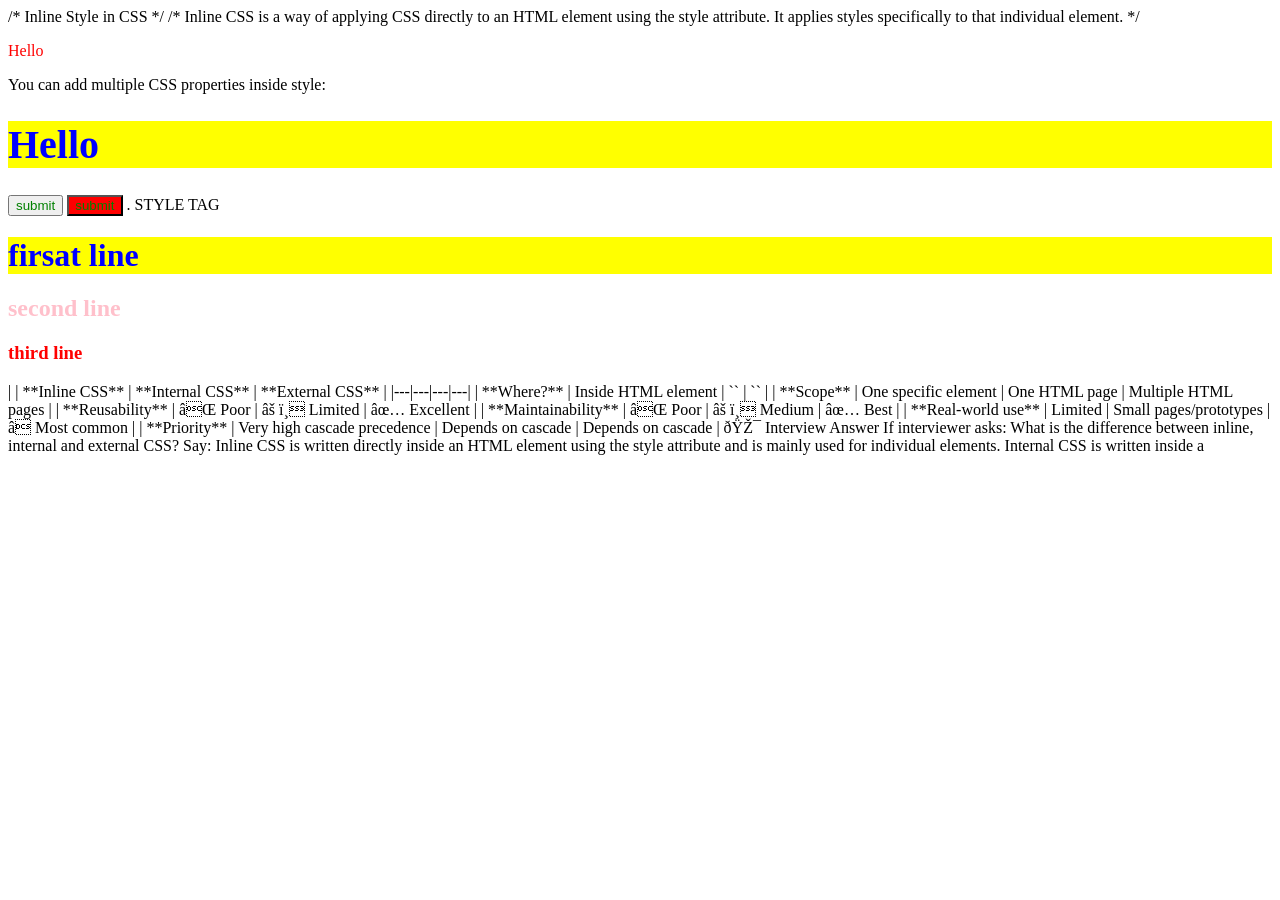
<file: css/basics.html>
<!DOCTYPE html>
<html lang="en">
<head>
    

    /* Inline Style in CSS */

/* Inline CSS is a way of applying CSS directly to an HTML element using the style attribute. 
It applies styles specifically to that individual element. */


<p style= "color : red" >  Hello </p>

You can add multiple CSS properties inside style:
<h1 style="color: blue; font-size: 40px;">
    Hello
</h1>

<button style = "color : green"> submit </button>
<button style = "color : green ;  background-color: red"> submit </button>

.
<!-- 🔥 Interview Questions
Q1. What is inline CSS?
Answer:
Inline CSS is CSS written directly inside an HTML element using the style attribute.
 It applies styles specifically to that element. -->

 STYLE TAG 
 
<h1> firsat line </h1>
<h2> second line </h2>
<h3> third line </h3>
 
 <style>
    h1 {
    color: blue
 }
 h2 {
    color: pink
 }
  h3 {
    color: red
 }
</style>

<style>
        h1 {
    color: blue;
    background-color: yellow;
}

</style>

<!-- Q6. Which is better: inline CSS or external CSS?
For most real-world projects:
External CSS is generally better because it provides:
- Reusability
- Maintainability
- Separation of concerns
- Easier large-scale styling
Example: -->

    <meta charset="UTF-8">
    <meta name="viewport" content="width=device-width, initial-scale=1.0">
    <title>Document</title>
</head>
<body>
    
</body>
</html>


| | **Inline CSS** | **Internal CSS** | **External CSS** |
|---|---|---|---|
| **Where?** | Inside HTML element | `<style>` inside HTML | Separate `.css` file |
| **Syntax** | `style=""` | `<style>...</style>` | `<link rel="stylesheet">` |
| **Scope** | One specific element | One HTML page | Multiple HTML pages |
| **Reusability** | ❌ Poor | ⚠️ Limited | ✅ Excellent |
| **Maintainability** | ❌ Poor | ⚠️ Medium | ✅ Best |
| **Real-world use** | Limited | Small pages/prototypes | ⭐ Most common |
| **Priority** | Very high cascade precedence | Depends on cascade | Depends on cascade |


🎯 Interview Answer
If interviewer asks:
What is the difference between inline, internal and external CSS?

Say:
Inline CSS is written directly inside an HTML element using the style attribute and 
is mainly used for individual elements. 
Internal CSS is written inside a <style> tag within an HTML document and applies to that page.
     External CSS is written in a separate .css file and linked using <link>, 
    making it more reusable and maintainable for larger applications.
</file>
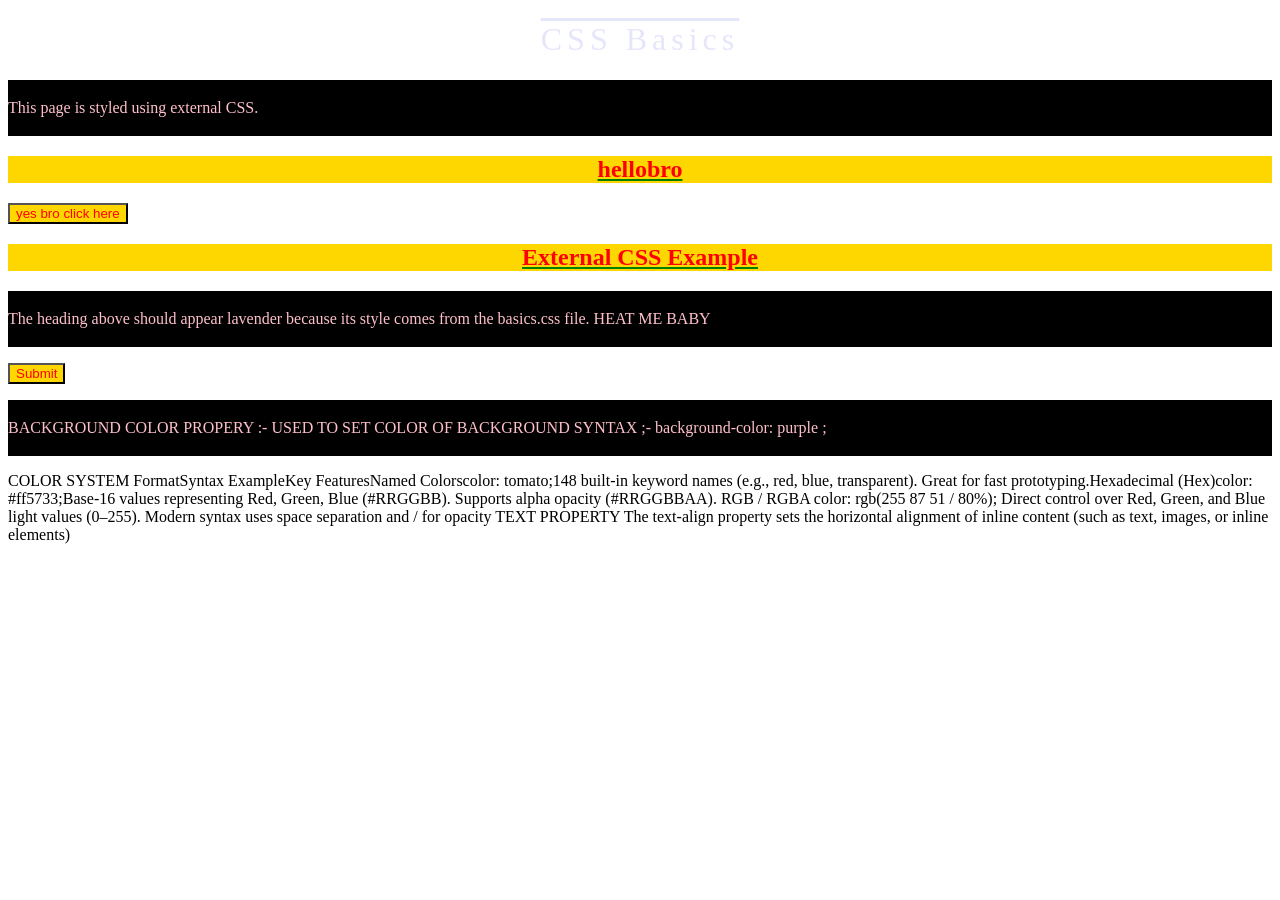
<file: css/yo.html>
<!DOCTYPE html>
<html lang="en">
<head>
    <meta charset="UTF-8">
    <meta name="viewport" content="width=device-width, initial-scale=1.0">

    <!-- External CSS file -->
    <link rel="stylesheet" href="basics.css">

    <title>CSS Basics</title>
</head>
<body>

    <header>
        <h1>CSS Basics</h1>
        <p>This page is styled using external CSS.</p>
        <h2> hellobro </h2>
         <!-- AB JAISE ISKO UNDERLINE KRNA HAI TOH TEXT THROUGH UNDERLINE HOGA  -->
        <button> yes bro click here </button>
    </header>

    <main>
        <h2>External CSS Example</h2> 
        <!-- SUPPOSE AB ISKO NORMAL FONT KRNA HAI TOH , FONT WEIGHT SE KENGE  -->

        <p>
            The heading above should appear lavender because its style
            comes from the basics.css file.
            HEAT ME BABY
        </p>

        <button class="submit-button">Submit</button>
    </main>
     <p>BACKGROUND  COLOR PROPERY :- USED TO SET COLOR OF BACKGROUND  

SYNTAX ;- background-color: purple ; </p>

</body>
</html>

COLOR SYSTEM

FormatSyntax ExampleKey FeaturesNamed Colorscolor: tomato;148 built-in keyword names (e.g., red, blue, transparent). Great for fast prototyping.Hexadecimal 
(Hex)color: #ff5733;Base-16 values representing Red, Green, Blue (#RRGGBB). Supports alpha opacity (#RRGGBBAA).

RGB / RGBA	color: rgb(255 87 51 / 80%);	Direct control over Red, Green,
         and Blue light values (0–255). Modern syntax uses space separation and / for opacity

         TEXT PROPERTY

The text-align property sets the horizontal alignment of inline content (such as text, images, or inline elements)
</file>
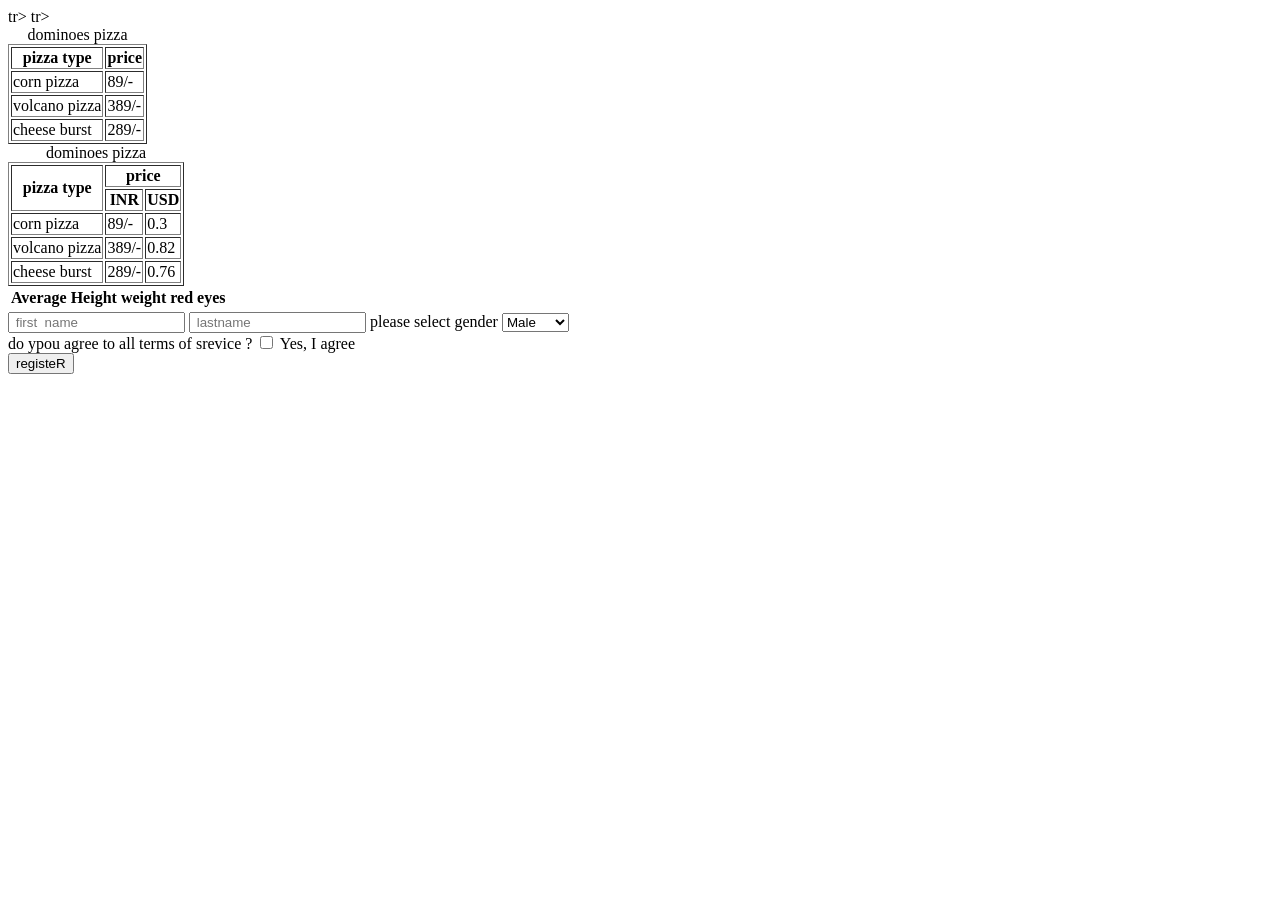
<file: html/prac3.html>
<!-- Q4. Is <div> semantic?
Answer: No.

It's a generic container.

Q5. Difference between <div> and <section>?
Answer:
<div> is a generic container, while <section> represents a thematic grouping of content.

Q6. Difference between <section> and <article>?
Answer:

<section> groups related content under a common theme, while <article> represents self-contained content that can stand independently.

Q7. What is <main>?
Answer:
It represents the primary/main content of the document.

Q8. How many <main> elements should normally be used on a page?

Answer:
Normally one visible <main> element per document.

Q9. What is <nav>?
Answer:
It represents a section containing navigation links.

Q10. Does every <a> need to be inside <nav>?
Answer:
No. <nav> is intended for major/grouped navigation sections, not every hyperlink. 

Q11. What is <aside>?
Answer:
It represents content indirectly related to the surrounding main content, such as a sidebar or related information.

Q12. Can <article> contain <section>?
Answer:
Yes.

Q13. Can <section> contain <article>?
Answer:
Yes.

Q14. Can <header> be inside <article>?
Answer:
Yes.

Q15. Can <footer> be inside <article>?
Answer:
Yes. -->

<!DOCTYPE html>
<html lang="en">
<head>
    <meta charset="UTF-8">
    <meta name="viewport" content="width=device-width, initial-scale=1.0">
    <title>Document</title>
</head>
<body>
    <table border = " black ">
        <!-- <caption>
<caption> provides a title/description for the table. -->
      <caption > dominoes pizza </caption> 
      <thead> <tr>
            <th> pizza type </th>
            <th> price </th>
        </tr>
        </thead>    <!--  to wrap table header -->
        <tbody>
        <tr> 
        <td> corn pizza </td>
        <td> 89/- </td>
        </tr>
        tr>
        <td> volcano pizza </td>
        <td> 389/- </td>
        </tr>
        tr>
        <td> cheese burst  </td>
        <td> 289/- </td>
        </tr> </tbody>  <!-- to wrap table body -->
    </table>
   <tfooter>
    <!-- use to show table footer -->
   </tfooter>
</body>
</html>
<!-- 
┌─────────┬─────┬────────┐
│  Name   │ Age │ Course │  ← <th>
├─────────┼─────┼────────┤
│ Ashray  │ 21  │ BCA    │  ← <td>
├─────────┼─────┼────────┤
│ Rahul   │ 22  │ B.Tech │
└─────────┴─────┴────────┘ -->
<!-- 
They improve the structure and readability of your table.   basically thewre are semantic tag (? inka koi impact nhi padta )
They are particularly useful for larger tables and can also help browsers and assistive technologies understand the table's structure. -->



<!-- 7. colspan
🔥 Very important interview topic.
colspan allows a cell to span multiple columns. -->

<!DOCTYPE html>
<html lang="en">
<head>
    <meta charset="UTF-8">
    <meta name="viewport" content="width=device-width, initial-scale=1.0">
    <title>Document</title>
</head>
<body>
     <table border = " black ">
        <!-- <caption>
<caption> provides a title/description for the table. -->
      <caption > dominoes pizza </caption> 
      <thead> <tr>
            <th rowspan ="2" > pizza type </th>
            <!-- rowspan allows a cell to span multiple rows. -->
            <th colspan ="2"> price </th>  
            <!-- colspan allows a cell to span multiple columns. -->
        </tr>
        <tr>
            <th> INR</th>
            <th> USD </th>
        </tr>
        </thead>    <!--  to wrap table header -->
        <tbody>
        <tr> 
        <td> corn pizza </td>
        <td> 89/- </td>
        <td> 0.3</td>    
        </tr>
        
        <td> volcano pizza </td>
        <td> 389/- </td>
        <td> 0.82</td>
        </tr>
      
        <td> cheese burst  </td>
        <td> 289/- </td>
        <td> 0.76</td>
        </tr> </tbody>  <!-- to wrap table body -->
    </table>
   <tfooter>
    <!-- use to show table footer -->
   </tfooter>
</body>
</html>

<!-- Q14. Can a table be nested inside another table?
Yes, although it should only be done when there's a genuine structural reason. -->



<!-- practise question  -->


<!DOCTYPE html>
<html lang="en">
<head>
    <meta charset="UTF-8">
    <meta name="viewport" content="width=device-width, initial-scale=1.0">
    <title>Document</title>
</head>
<body>
    <table>
        <title> a test table with merge cell </title>
        <thead>
            <th colspan ="2" >  Average </th>
            <th> Height </th>
            <th> weight </th>
            <th colspan="2" rowspan="2">  red eyes </th>


        </thead>

        <tbody>
            <tr> </tr>        </tbody>


    </table>
</body>
</html>


<!-- Radio Interview Questions
Q1. What is a radio button?
Answer:
A radio button allows the user to select one option from a group of mutually exclusive options -->

<!-- Q2. How do you group radio buttons?
Use the same name attribute.
<input type="radio" name="course" value="bca">
<input type="radio" name="course" value="btech">
<input type="radio" name="course" value="bba"> -->


<!-- Q basic practise form  -->

 <input type=" text "
     name = " first name "
   placeholder=" first  name " >

<input type = "text"
    name =  "last name "
placeholder = " lastname ">





<label for = "geneder" > please select gender </label>


        <select id="gender" name="gender">
            <option value="male">Male</option>
            <option value="female">Female</option>
            <option value="other">Other</option>
        </select>


<br>


do ypou agree  to all terms of srevice ? 
<label for="yes"   i agree"></label>

<input type="checkbox"
       id = "term"
       name = "terms "
       value = " yes "
       >


   <label for="terms">
            Yes, I agree
        </label>
 <br>
 <button = type " submit ">
    registeR 
 </button>
</file>
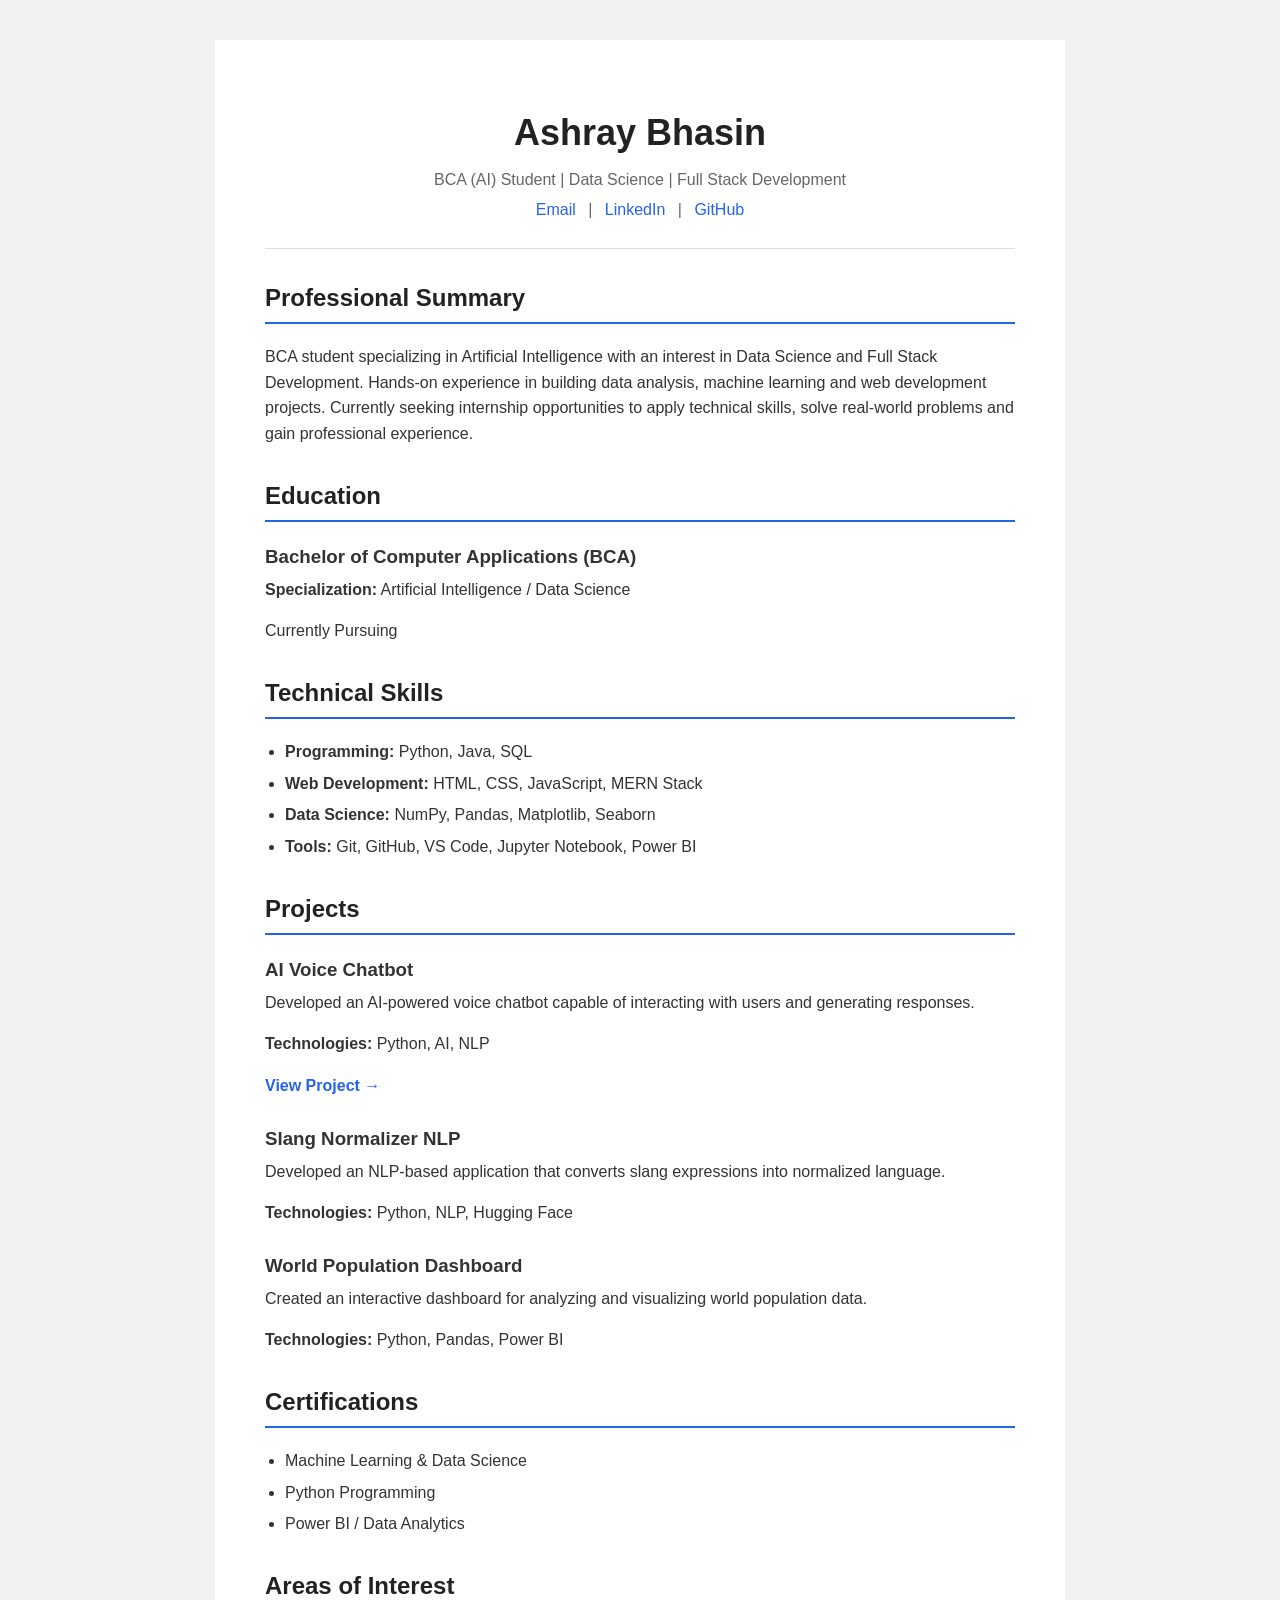
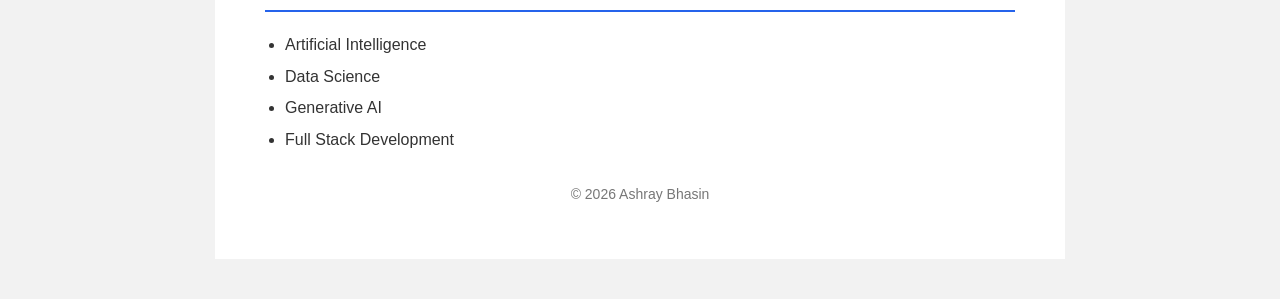
<file: html/resume.html>
<!DOCTYPE html>
<html lang="en">

<head>
    <meta charset="UTF-8">
    <meta name="viewport" content="width=device-width, initial-scale=1.0">

    <title>Ashray Bhasin - Resume</title>

    <style>

        /* ---------- General ---------- */

        body {
            font-family: Arial, sans-serif;
            background-color: #f2f2f2;
            margin: 0;
            padding: 40px 0;
            color: #333;
            line-height: 1.6;
        }

        /* ---------- Resume Container ---------- */

        .resume {
            width: 70%;
            max-width: 850px;
            margin: auto;
            background-color: white;
            padding: 40px 50px;
            box-sizing: border-box;
        }

        /* ---------- Header ---------- */

        header {
            text-align: center;
        }

        header h1 {
            margin-bottom: 5px;
            font-size: 36px;
            color: #222;
        }

        header p {
            margin: 5px 0;
            color: #666;
        }

        .contact a {
            color: #2563eb;
            text-decoration: none;
            margin: 0 8px;
        }

        .contact a:hover {
            text-decoration: underline;
        }

        /* ---------- Section Headings ---------- */

        h2 {
            color: #222;
            border-bottom: 2px solid #2563eb;
            padding-bottom: 5px;
            margin-top: 30px;
        }

        h3 {
            margin-bottom: 5px;
            color: #333;
        }

        /* ---------- Paragraph ---------- */

        p {
            margin-top: 5px;
        }

        /* ---------- Skills ---------- */

        ul {
            padding-left: 20px;
        }

        li {
            margin-bottom: 6px;
        }

        /* ---------- Projects ---------- */

        .project {
            margin-bottom: 25px;
        }

        .project a {
            color: #2563eb;
            text-decoration: none;
            font-weight: bold;
        }

        .project a:hover {
            text-decoration: underline;
        }

        /* ---------- Horizontal Line ---------- */

        hr {
            border: none;
            border-top: 1px solid #ddd;
            margin: 25px 0;
        }

        /* ---------- Footer ---------- */

        footer {
            text-align: center;
            margin-top: 30px;
            color: #777;
            font-size: 14px;
        }

    </style>
</head>


<body>

    <div class="resume">

        <!-- HEADER -->

        <header>

            <h1>Ashray Bhasin</h1>

            <p>
                BCA (AI) Student |
                Data Science |
                Full Stack Development
            </p>

            <p class="contact">

                <a href="mailto:your-email@example.com">
                    Email
                </a>

                |

                <a href="https://www.linkedin.com/" target="_blank" rel="noopener noreferrer">
                    LinkedIn
                </a>

                |

                <a href="https://github.com/Ashh-ai" target="_blank" rel="noopener noreferrer">
                    GitHub
                </a>

            </p>

        </header>


        <hr>


        <!-- SUMMARY -->

        <section>

            <h2>Professional Summary</h2>

            <p>
                BCA student specializing in Artificial Intelligence with
                an interest in Data Science and Full Stack Development.
                Hands-on experience in building data analysis, machine
                learning and web development projects. Currently seeking
                internship opportunities to apply technical skills,
                solve real-world problems and gain professional experience.
            </p>

        </section>


        <!-- EDUCATION -->

        <section>

            <h2>Education</h2>

            <h3>Bachelor of Computer Applications (BCA)</h3>

            <p>
                <strong>Specialization:</strong>
                Artificial Intelligence / Data Science
            </p>

            <p>
                Currently Pursuing
            </p>

        </section>


        <!-- SKILLS -->

        <section>

            <h2>Technical Skills</h2>

            <ul>

                <li>
                    <strong>Programming:</strong>
                    Python, Java, SQL
                </li>

                <li>
                    <strong>Web Development:</strong>
                    HTML, CSS, JavaScript, MERN Stack
                </li>

                <li>
                    <strong>Data Science:</strong>
                    NumPy, Pandas, Matplotlib, Seaborn
                </li>

                <li>
                    <strong>Tools:</strong>
                    Git, GitHub, VS Code, Jupyter Notebook, Power BI
                </li>

            </ul>

        </section>


        <!-- PROJECTS -->

        <section>

            <h2>Projects</h2>


            <article class="project">

                <h3>AI Voice Chatbot</h3>

                <p>
                    Developed an AI-powered voice chatbot capable of
                    interacting with users and generating responses.
                </p>

                <p>
                    <strong>Technologies:</strong>
                    Python, AI, NLP
                </p>

                <a
                    href="https://github.com/Ashh-ai/ai-voice-chatbot"
                    target="_blank"
                    rel="noopener noreferrer">

                    View Project →

                </a>

            </article>


            <article class="project">

                <h3>Slang Normalizer NLP</h3>

                <p>
                    Developed an NLP-based application that converts
                    slang expressions into normalized language.
                </p>

                <p>
                    <strong>Technologies:</strong>
                    Python, NLP, Hugging Face
                </p>

            </article>


            <article class="project">

                <h3>World Population Dashboard</h3>

                <p>
                    Created an interactive dashboard for analyzing and
                    visualizing world population data.
                </p>

                <p>
                    <strong>Technologies:</strong>
                    Python, Pandas, Power BI
                </p>

            </article>

        </section>


        <!-- CERTIFICATIONS -->

        <section>

            <h2>Certifications</h2>

            <ul>

                <li>
                    Machine Learning & Data Science
                </li>

                <li>
                    Python Programming
                </li>

                <li>
                    Power BI / Data Analytics
                </li>

            </ul>

        </section>


        <!-- INTERESTS -->

        <section>

            <h2>Areas of Interest</h2>

            <ul>

                <li>Artificial Intelligence</li>
                <li>Data Science</li>
                <li>Generative AI</li>
                <li>Full Stack Development</li>

            </ul>

        </section>


        <!-- FOOTER -->

        <footer>

            <p>
                © 2026 Ashray Bhasin
            </p>

        </footer>

    </div>

</body>

</html>
</file>
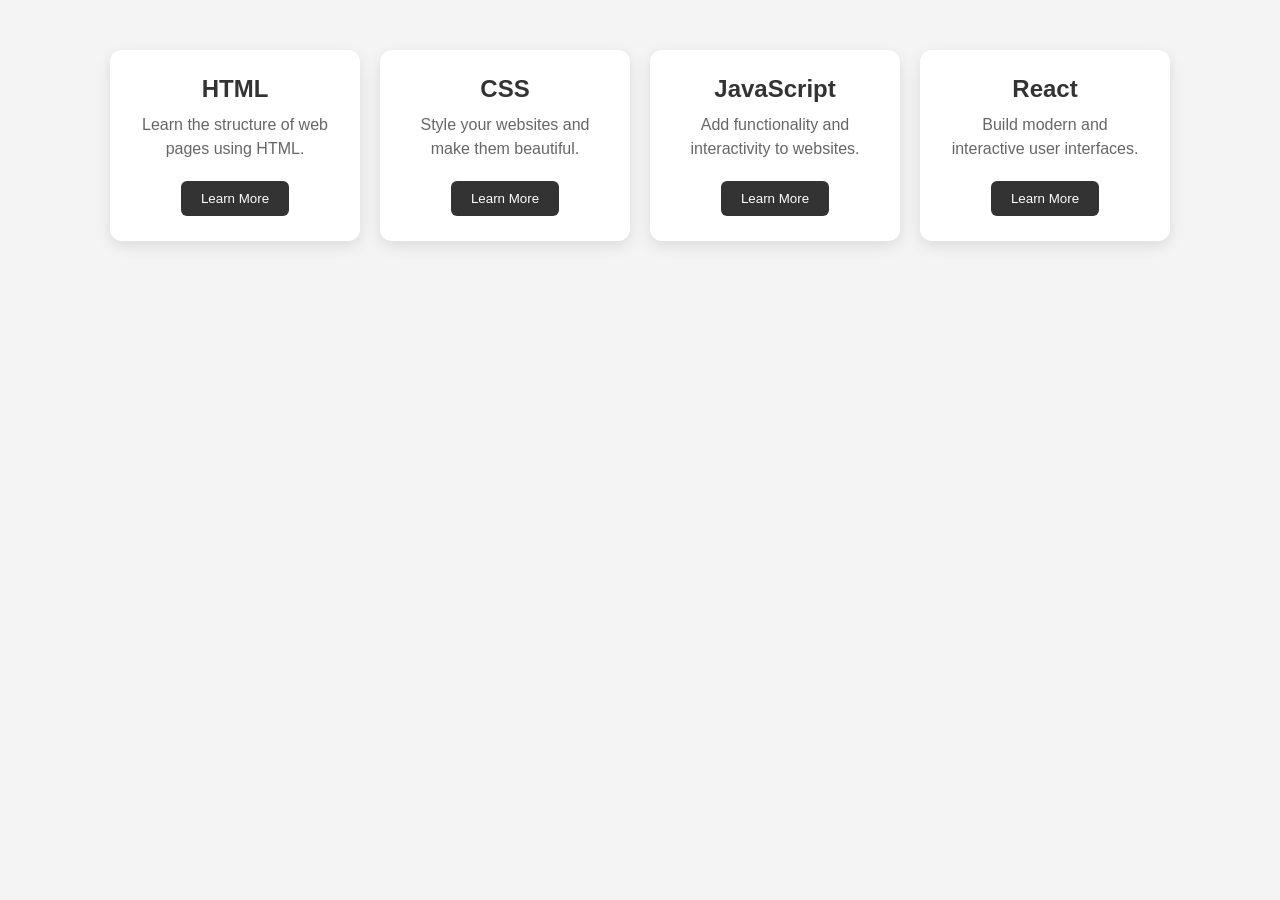
<file: html/sir.html>
<!DOCTYPE html>
<html lang="en">
<head>
    <meta charset="UTF-8">
    <meta name="viewport" content="width=device-width, initial-scale=1.0">
    <title>4 Cards</title>

    <style>
        * {
            margin: 0;
            padding: 0;
            box-sizing: border-box;
        }

        body {
            font-family: Arial, sans-serif;
            background: #f4f4f4;
            padding: 50px;
        }

        .container {
            display: flex;
            gap: 20px;
            justify-content: center;
            flex-wrap: wrap;
        }

        .card {
            width: 250px;
            background: white;
            padding: 25px;
            border-radius: 12px;
            box-shadow: 0 5px 15px rgba(0, 0, 0, 0.1);
            text-align: center;
            transition: 0.3s;
        }

        .card:hover {
            transform: translateY(-8px);
            box-shadow: 0 10px 25px rgba(0, 0, 0, 0.2);
        }

        .card h2 {
            margin-bottom: 10px;
            color: #333;
        }

        .card p {
            color: #666;
            line-height: 1.5;
        }

        .card button {
            margin-top: 20px;
            padding: 10px 20px;
            border: none;
            border-radius: 6px;
            background: #333;
            color: white;
            cursor: pointer;
        }

        .card button:hover {
            background: #555;
        }
    </style>
</head>

<body>

    <div class="container">

        <div class="card">
            <h2>HTML</h2>
            <p>Learn the structure of web pages using HTML.</p>
            <button>Learn More</button>
        </div>

        <div class="card">
            <h2>CSS</h2>
            <p>Style your websites and make them beautiful.</p>
            <button>Learn More</button>
        </div>

        <div class="card">
            <h2>JavaScript</h2>
            <p>Add functionality and interactivity to websites.</p>
            <button>Learn More</button>
        </div>

        <div class="card">
            <h2>React</h2>
            <p>Build modern and interactive user interfaces.</p>
            <button>Learn More</button>
        </div>

    </div>

</body>
</html>
</file>
<file: css/basics.css>
h1 {
    color : lavender 
}




p {
    color : green;
    background-color : red;
}

p{
    color : pink;
    background-color: yellowgreen;
}
p{
    color : pink;
    background-color: black;
}
/* its a block element so it covers full width horizontisally  */

h2 {
    color:red;
    background-color:gold;
}
button {
    color:red;
    background-color:gold;
}

H2{
    text-align: center;
}
H1{
    text-align: center;
}
h1{
    font-weight: NORMAL ;
}
H2 {
    font-weight: 900;
}
H1{
    text-decoration: overline;
}

H1{
    letter-spacing: 5PX;
}
H2{
    text-decoration: GREEN underline;
}
h3{
    text-decoration: line-through;
}

p{
 line-height: 3.5;
}
</file>
